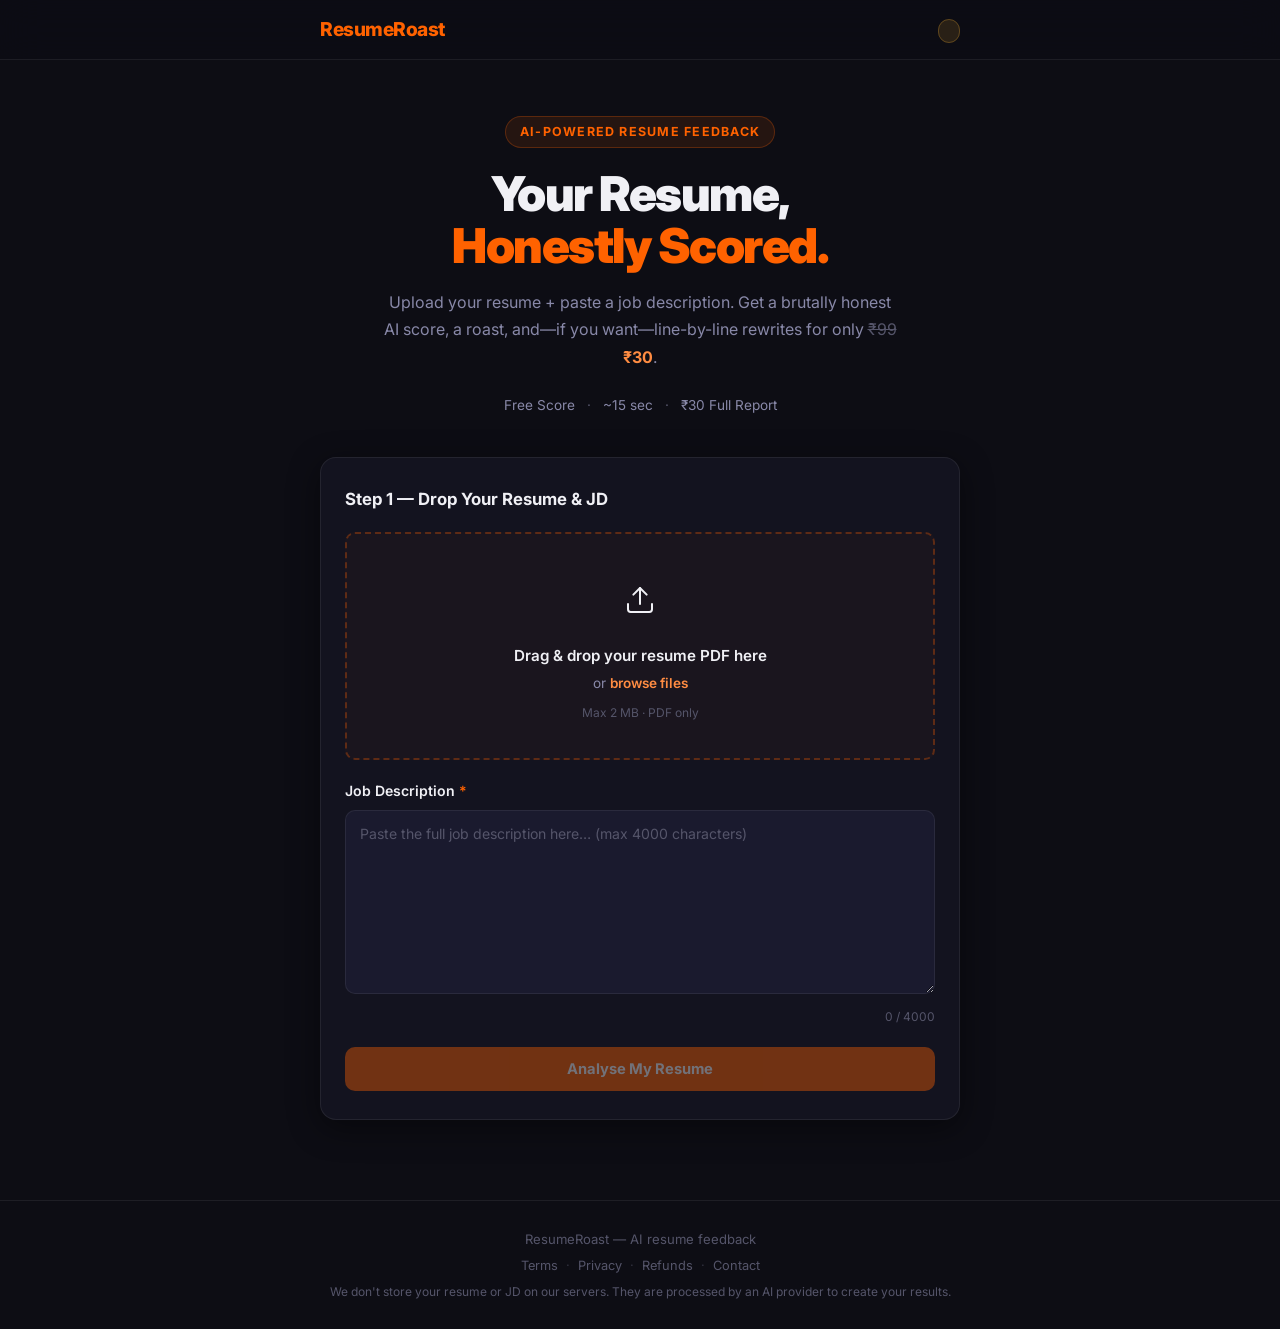
<file: static/index.html>
﻿<!DOCTYPE html>
<html lang="en">
<head>
  <meta charset="UTF-8" />
  <meta name="viewport" content="width=device-width, initial-scale=1.0" />
  <title>ResumeRoast – AI Resume Feedback</title>
  <meta name="description" content="Upload your resume, paste a job description, and get an AI-powered roast score plus actionable improvements. Free instant score, paid deep analysis from ₹30." />
  <link rel="preconnect" href="https://fonts.googleapis.com" />
  <link href="https://fonts.googleapis.com/css2?family=Inter:wght@400;500;600;700;800;900&family=JetBrains+Mono:wght@400;600&display=swap" rel="stylesheet" />
  <link rel="stylesheet" href="/static/style.css" />
</head>
<body>

<!-- ━━━━━━━━━━━━━━━━  HEADER  ━━━━━━━━━━━━━━━━ -->
<header class="site-header">
  <div class="container header-inner">
    <div class="logo">
      <span class="logo-text">ResumeRoast</span>
    </div>
    <nav class="header-badge">
      <span class="badge-pill"></span>
    </nav>
  </div>
</header>

<!-- ━━━━━━━━━━━━━━━━  HERO  ━━━━━━━━━━━━━━━━ -->
<section class="hero">
  <div class="container hero-inner">
    <div class="hero-label">AI-Powered Resume Feedback</div>
    <h1 class="hero-title">Your Resume,<br /><span class="gradient-text">Honestly Scored.</span></h1>
    <p class="hero-subtitle">Upload your resume + paste a job description. Get a brutally honest AI score, a roast, and—if you want—line-by-line rewrites for only <strong class="price-highlight"><s>₹99</s> ₹30</strong>.</p>
    <div class="hero-stats">
      <div class="stat"><span>Free Score</span></div>
      <div class="stat-sep">·</div>
      <div class="stat"><span>~15 sec</span></div>
      <div class="stat-sep">·</div>
      <div class="stat"><span>₹30 Full Report</span></div>
    </div>
  </div>
</section>

<!-- ━━━━━━━━━━━━━━━━  FORM CARD  ━━━━━━━━━━━━━━━━ -->
<main class="container main-content">
  <section id="upload-section" class="card upload-card">
    <h2 class="card-title">Step 1 — Drop Your Resume & JD</h2>

    <form id="roast-form" enctype="multipart/form-data" novalidate>
      <!-- PDF Upload -->
      <div id="drop-zone" class="drop-zone" role="button" tabindex="0" aria-label="Upload resume PDF">
        <div class="drop-zone-inner">
          <span class="drop-icon">
            <svg xmlns="http://www.w3.org/2000/svg" width="32" height="32" viewBox="0 0 24 24" fill="none" stroke="currentColor" stroke-width="1.5" stroke-linecap="round" stroke-linejoin="round"><path d="M21 15v4a2 2 0 0 1-2 2H5a2 2 0 0 1-2-2v-4"/><polyline points="17 8 12 3 7 8"/><line x1="12" y1="3" x2="12" y2="15"/></svg>
          </span>
          <p class="drop-main">Drag &amp; drop your resume PDF here</p>
          <p class="drop-sub">or <label for="resume-file" class="file-label">browse files</label></p>
          <p class="drop-limit">Max 2 MB · PDF only</p>
        </div>
        <input type="file" id="resume-file" name="resume" accept=".pdf,application/pdf" class="file-input" required />
      </div>
      <div id="file-info" class="file-info hidden"></div>

      <!-- JD Input -->
      <div class="field">
        <label for="jd-input" class="field-label">Job Description <span class="required">*</span></label>
        <textarea
          id="jd-input"
          name="jd"
          class="field-textarea"
          rows="7"
          placeholder="Paste the full job description here… (max 4000 characters)"
          maxlength="4000"
          required
        ></textarea>
        <div class="char-counter"><span id="jd-chars">0</span> / 4000</div>
      </div>

      <button type="submit" id="submit-btn" class="btn btn-primary btn-full" disabled>
        Analyse My Resume
      </button>
    </form>
  </section>

  <!-- ━━━━━━━━━━━━━━━━  RESULT CARD  ━━━━━━━━━━━━━━━━ -->
  <section id="result-section" class="hidden">

    <!-- Score Card -->
    <div id="score-card" class="card score-card">
      <div class="score-header">
        <div class="score-ring-wrap">
          <svg class="score-ring" viewBox="0 0 120 120">
            <circle class="ring-bg" cx="60" cy="60" r="52" />
            <circle id="ring-progress" class="ring-fg" cx="60" cy="60" r="52" />
          </svg>
          <div class="score-label">
            <span id="score-num" class="score-number">--</span>
            <span class="score-slash">/100</span>
          </div>
        </div>
        <div class="score-meta">
          <p id="score-verdict" class="verdict-text">Analyzing…</p>
          <div class="score-badge-wrap">
            <span id="score-badge" class="score-badge">—</span>
          </div>
        </div>
      </div>

      <!-- Roast points -->
      <div class="roast-section">
        <h3 class="roast-title">Feedback</h3>
        <ul id="roast-list" class="roast-list"></ul>
      </div>

      <!-- Share -->
      <div class="share-row">
        <button id="share-btn" class="btn btn-secondary" onclick="shareScore()">
          Share Score
        </button>
        <button id="copy-btn" class="btn btn-secondary" onclick="copyLink()">
          Copy Link
        </button>
      </div>
    </div>

    <!-- Unlock Banner -->
    <div id="unlock-banner" class="card unlock-card">
      <div class="unlock-badge">PRO REPORT</div>
      <h2 class="unlock-title">Want the full analysis?</h2>
      <p class="unlock-desc">Unlock your full report for <strong class="price-highlight"><s>₹99</s> ₹30</strong> and get:</p>
      <ul class="unlock-features">
        <li>Line-by-line bullet rewrites with metrics & impact</li>
        <li>Missing keywords vs the job description</li>
        <li>Cold email / LinkedIn DM draft, ready to send</li>
        <li>Complete improved resume text (copy-paste ready)</li>
      </ul>
      <button id="unlock-btn" class="btn btn-cta btn-full" onclick="unlockReport()">
        <span>Unlock Full Report — ₹30</span>
      </button>
      <p class="unlock-note">One-time payment · No subscription · Instant delivery</p>
    </div>

    <!-- Paid Report (hidden until unlocked) -->
    <div id="paid-report" class="hidden">

      <div class="card">
        <h3 class="report-section-title">Bullet Rewrites</h3>
        <div id="bullet-rewrites"></div>
      </div>

      <div class="card">
        <h3 class="report-section-title">Missing Keywords</h3>
        <div id="missing-keywords"></div>
      </div>

      <div class="card">
        <h3 class="report-section-title">Cold Email / LinkedIn DM</h3>
        <pre id="cold-email" class="code-block"></pre>
        <button class="btn btn-secondary small" onclick="copyEmail()">Copy Email</button>
      </div>

      <div class="card">
        <h3 class="report-section-title">Improved Resume Text</h3>
        <pre id="improved-resume" class="code-block scrollable"></pre>
        <button class="btn btn-secondary small" onclick="copyResume()">Copy Resume</button>
      </div>

    </div>

    <!-- Start Over -->
    <div class="center-action">
      <button class="btn btn-ghost" onclick="startOver()">Start Over</button>
    </div>
  </section>

  <!-- ━━━━━━━━━━━━━━━━  LOADING OVERLAY  ━━━━━━━━━━━━━━━━ -->
  <div id="loading-overlay" class="loading-overlay hidden">
    <div class="loading-card">
      <div class="spinner"></div>
      <p id="loading-msg" class="loading-msg">Reading your resume…</p>
      <p class="loading-sub">This usually takes 10–20 seconds</p>
    </div>
  </div>

  <!-- ━━━━━━━━━━━━━━━━  TOAST  ━━━━━━━━━━━━━━━━ -->
  <div id="toast" class="toast hidden" role="alert" aria-live="assertive"></div>

</main>

<!-- ━━━━━━━━━━━━━━━━  FOOTER  ━━━━━━━━━━━━━━━━ -->
<footer class="site-footer">
  <div class="container footer-inner">
    <p>ResumeRoast &mdash; AI resume feedback</p>
    <nav class="footer-links">
      <a href="/terms">Terms</a>
      <span class="footer-sep">·</span>
      <a href="/privacy">Privacy</a>
      <span class="footer-sep">·</span>
      <a href="/refund">Refunds</a>
      <span class="footer-sep">·</span>
      <a href="/contact">Contact</a>
    </nav>
    <p class="footer-legal">We don't store your resume or JD on our servers. They are processed by an AI provider to create your results.</p>
  </div>
</footer>

<!-- Razorpay SDK -->
<script src="https://checkout.razorpay.com/v1/checkout.js"></script>
<script src="/static/app.js"></script>
</body>
</html>
</file>
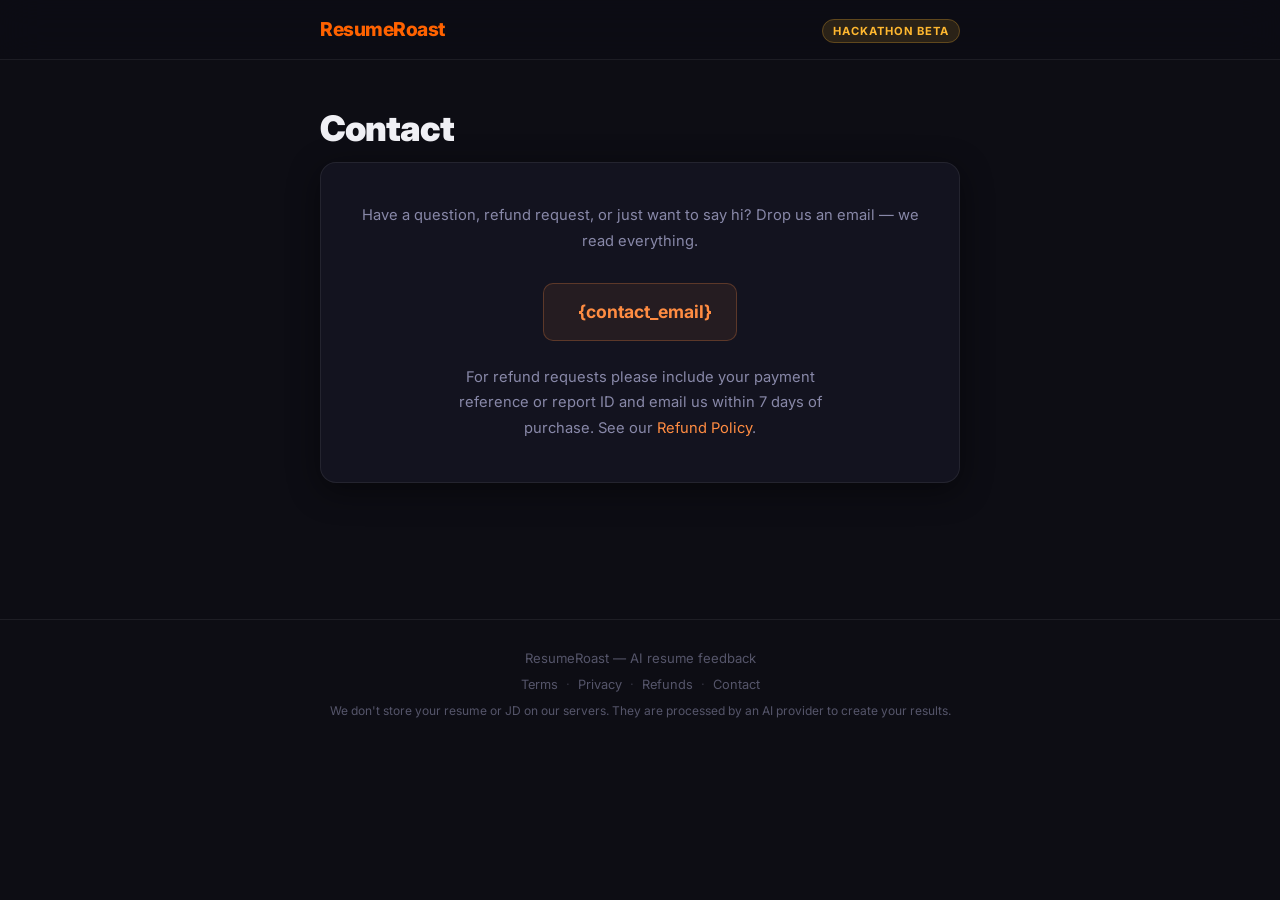
<file: static/contact.html>
﻿<!DOCTYPE html>
<html lang="en">
<head>
  <meta charset="UTF-8" />
  <meta name="viewport" content="width=device-width, initial-scale=1.0" />
  <title>Contact – ResumeRoast</title>
  <meta name="description" content="Get in touch with the ResumeRoast team." />
  <link rel="preconnect" href="https://fonts.googleapis.com" />
  <link href="https://fonts.googleapis.com/css2?family=Inter:wght@400;500;600;700;800;900&family=JetBrains+Mono:wght@400;600&display=swap" rel="stylesheet" />
  <link rel="stylesheet" href="/static/style.css" />
</head>
<body>

<header class="site-header">
  <div class="container header-inner">
    <a href="/" class="logo" style="text-decoration:none;"><span class="logo-text">ResumeRoast</span></a>
    <nav class="header-badge">
      <span class="badge-pill">Hackathon Beta</span>
    </nav>
  </div>
</header>

<main class="container main-content">
  <div class="legal-page">
    <h1 class="legal-title">Contact</h1>

    <div class="card legal-card contact-card">
      <p class="contact-intro">Have a question, refund request, or just want to say hi? Drop us an email — we read everything.</p>
      <a href="mailto:{contact_email}" class="contact-email-link">
        <span class="contact-email-icon"></span>
        {contact_email}
      </a>
      <p class="contact-note">For refund requests please include your payment reference or report ID and email us within 7 days of purchase. See our <a href="/refund">Refund Policy</a>.</p>
    </div>
  </div>
</main>

<footer class="site-footer">
  <div class="container footer-inner">
    <p>ResumeRoast &mdash; AI resume feedback</p>
    <nav class="footer-links">
      <a href="/terms">Terms</a>
      <span class="footer-sep">·</span>
      <a href="/privacy">Privacy</a>
      <span class="footer-sep">·</span>
      <a href="/refund">Refunds</a>
      <span class="footer-sep">·</span>
      <a href="/contact">Contact</a>
    </nav>
    <p class="footer-legal">We don't store your resume or JD on our servers. They are processed by an AI provider to create your results.</p>
  </div>
</footer>

</body>
</html>
</file>
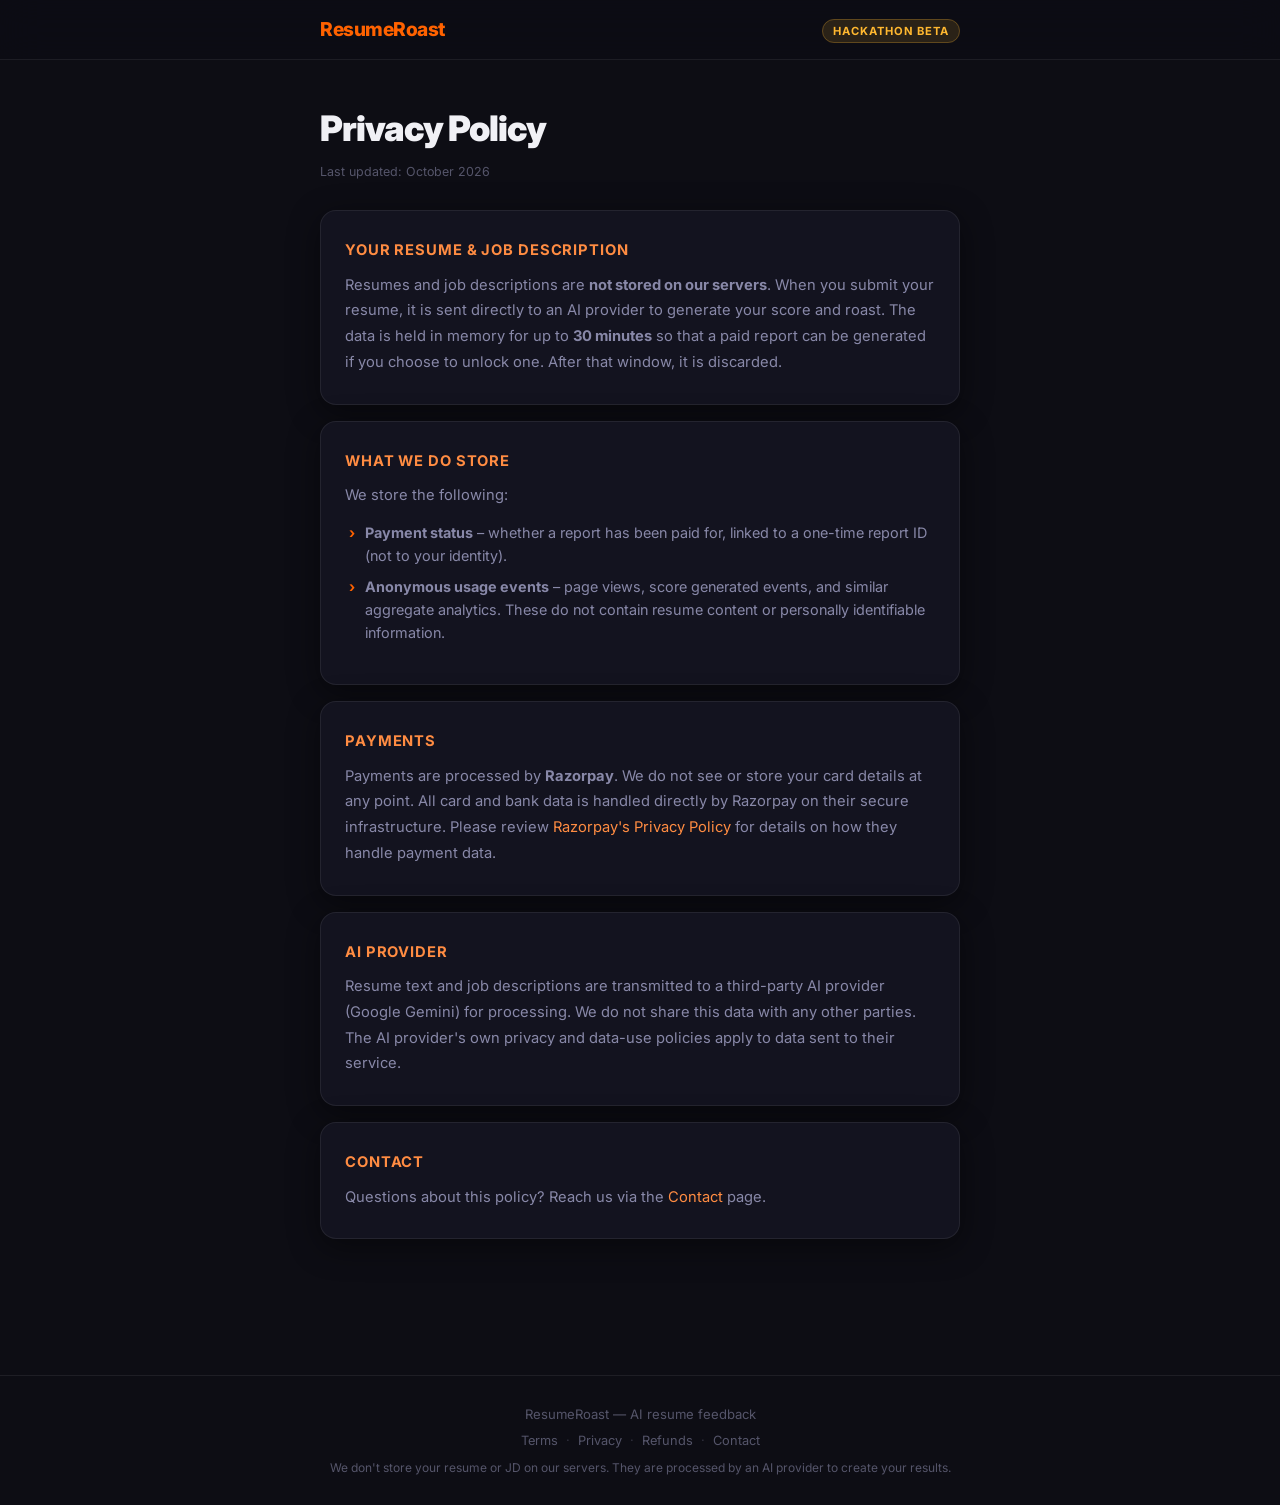
<file: static/privacy.html>
﻿<!DOCTYPE html>
<html lang="en">
<head>
  <meta charset="UTF-8" />
  <meta name="viewport" content="width=device-width, initial-scale=1.0" />
  <title>Privacy Policy – ResumeRoast</title>
  <meta name="description" content="ResumeRoast Privacy Policy – how we handle your resume, job description, and payment data." />
  <link rel="preconnect" href="https://fonts.googleapis.com" />
  <link href="https://fonts.googleapis.com/css2?family=Inter:wght@400;500;600;700;800;900&family=JetBrains+Mono:wght@400;600&display=swap" rel="stylesheet" />
  <link rel="stylesheet" href="/static/style.css" />
</head>
<body>

<header class="site-header">
  <div class="container header-inner">
    <a href="/" class="logo" style="text-decoration:none;"><span class="logo-text">ResumeRoast</span></a>
    <nav class="header-badge">
      <span class="badge-pill">Hackathon Beta</span>
    </nav>
  </div>
</header>

<main class="container main-content">
  <div class="legal-page">
    <h1 class="legal-title">Privacy Policy</h1>
    <p class="legal-updated">Last updated: October 2026</p>

    <div class="card legal-card">
      <h2 class="legal-heading">Your Resume &amp; Job Description</h2>
      <p>Resumes and job descriptions are <strong>not stored on our servers</strong>. When you submit your resume, it is sent directly to an AI provider to generate your score and roast. The data is held in memory for up to <strong>30 minutes</strong> so that a paid report can be generated if you choose to unlock one. After that window, it is discarded.</p>
    </div>

    <div class="card legal-card">
      <h2 class="legal-heading">What We Do Store</h2>
      <p>We store the following:</p>
      <ul class="legal-list">
        <li><strong>Payment status</strong> – whether a report has been paid for, linked to a one-time report ID (not to your identity).</li>
        <li><strong>Anonymous usage events</strong> – page views, score generated events, and similar aggregate analytics. These do not contain resume content or personally identifiable information.</li>
      </ul>
    </div>

    <div class="card legal-card">
      <h2 class="legal-heading">Payments</h2>
      <p>Payments are processed by <strong>Razorpay</strong>. We do not see or store your card details at any point. All card and bank data is handled directly by Razorpay on their secure infrastructure. Please review <a href="https://razorpay.com/privacy/" target="_blank" rel="noopener">Razorpay's Privacy Policy</a> for details on how they handle payment data.</p>
    </div>

    <div class="card legal-card">
      <h2 class="legal-heading">AI Provider</h2>
      <p>Resume text and job descriptions are transmitted to a third-party AI provider (Google Gemini) for processing. We do not share this data with any other parties. The AI provider's own privacy and data-use policies apply to data sent to their service.</p>
    </div>

    <div class="card legal-card">
      <h2 class="legal-heading">Contact</h2>
      <p>Questions about this policy? Reach us via the <a href="/contact">Contact</a> page.</p>
    </div>
  </div>
</main>

<footer class="site-footer">
  <div class="container footer-inner">
    <p>ResumeRoast &mdash; AI resume feedback</p>
    <nav class="footer-links">
      <a href="/terms">Terms</a>
      <span class="footer-sep">·</span>
      <a href="/privacy">Privacy</a>
      <span class="footer-sep">·</span>
      <a href="/refund">Refunds</a>
      <span class="footer-sep">·</span>
      <a href="/contact">Contact</a>
    </nav>
    <p class="footer-legal">We don't store your resume or JD on our servers. They are processed by an AI provider to create your results.</p>
  </div>
</footer>

</body>
</html>
</file>
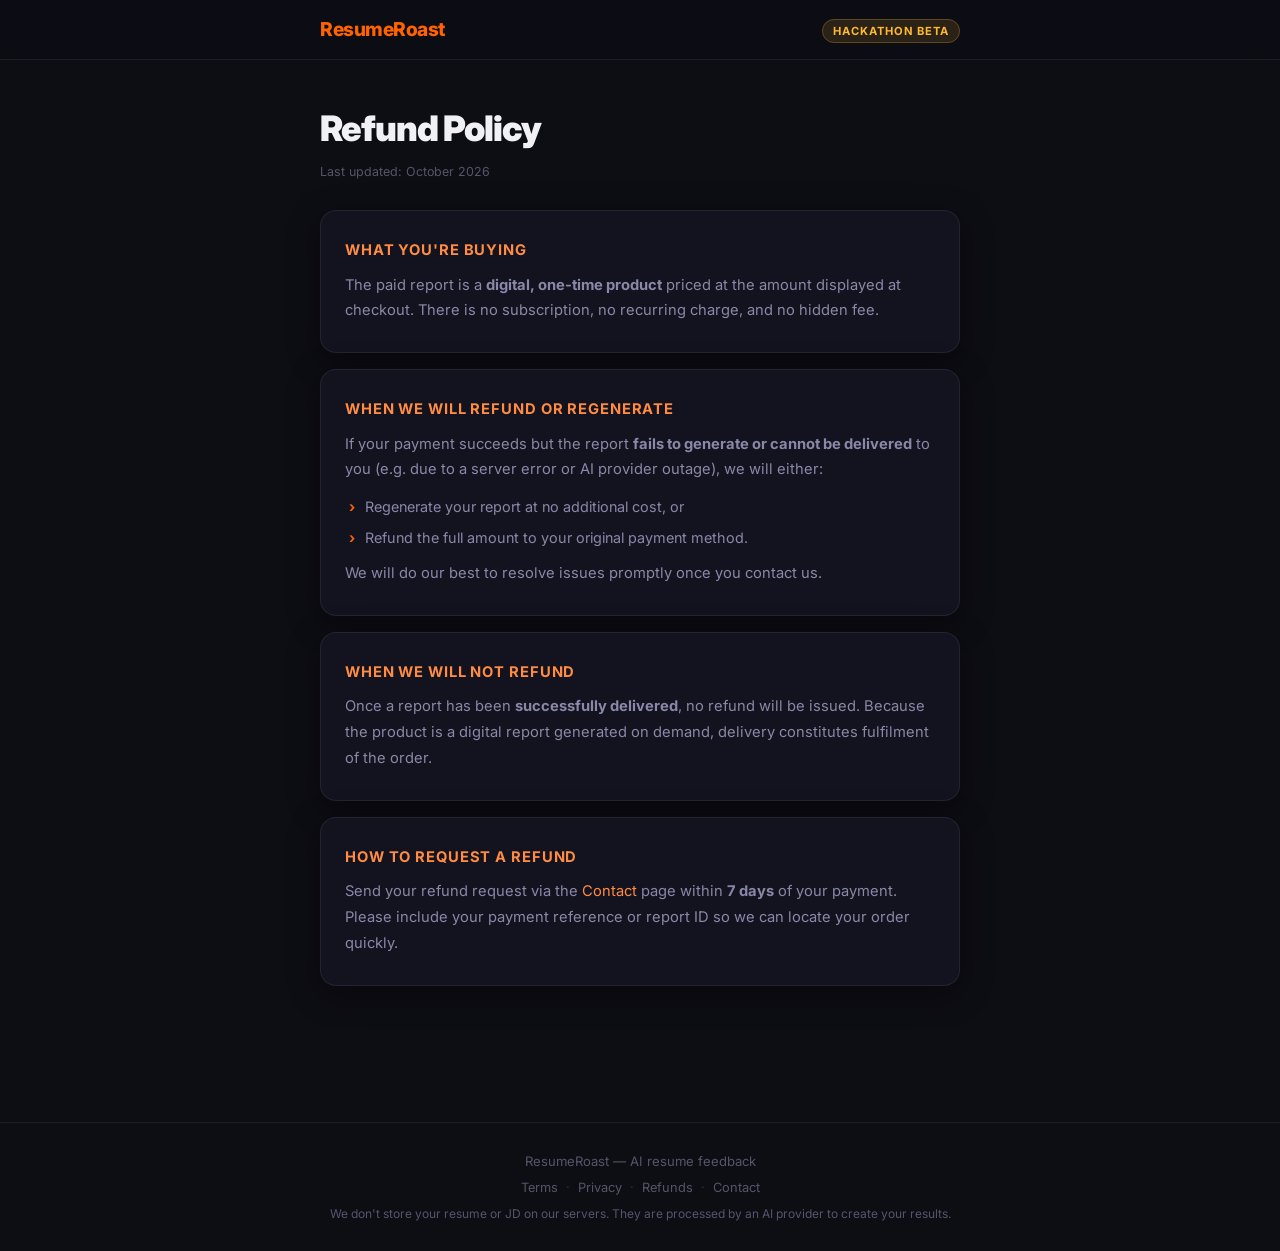
<file: static/refund.html>
﻿<!DOCTYPE html>
<html lang="en">
<head>
  <meta charset="UTF-8" />
  <meta name="viewport" content="width=device-width, initial-scale=1.0" />
  <title>Refund Policy – ResumeRoast</title>
  <meta name="description" content="ResumeRoast Refund Policy – our commitment to you if your paid report fails to deliver." />
  <link rel="preconnect" href="https://fonts.googleapis.com" />
  <link href="https://fonts.googleapis.com/css2?family=Inter:wght@400;500;600;700;800;900&family=JetBrains+Mono:wght@400;600&display=swap" rel="stylesheet" />
  <link rel="stylesheet" href="/static/style.css" />
</head>
<body>

<header class="site-header">
  <div class="container header-inner">
    <a href="/" class="logo" style="text-decoration:none;"><span class="logo-text">ResumeRoast</span></a>
    <nav class="header-badge">
      <span class="badge-pill">Hackathon Beta</span>
    </nav>
  </div>
</header>

<main class="container main-content">
  <div class="legal-page">
    <h1 class="legal-title">Refund Policy</h1>
    <p class="legal-updated">Last updated: October 2026</p>

    <div class="card legal-card">
      <h2 class="legal-heading">What You're Buying</h2>
      <p>The paid report is a <strong>digital, one-time product</strong> priced at the amount displayed at checkout. There is no subscription, no recurring charge, and no hidden fee.</p>
    </div>

    <div class="card legal-card">
      <h2 class="legal-heading">When We Will Refund or Regenerate</h2>
      <p>If your payment succeeds but the report <strong>fails to generate or cannot be delivered</strong> to you (e.g. due to a server error or AI provider outage), we will either:</p>
      <ul class="legal-list">
        <li>Regenerate your report at no additional cost, or</li>
        <li>Refund the full amount to your original payment method.</li>
      </ul>
      <p>We will do our best to resolve issues promptly once you contact us.</p>
    </div>

    <div class="card legal-card">
      <h2 class="legal-heading">When We Will Not Refund</h2>
      <p>Once a report has been <strong>successfully delivered</strong>, no refund will be issued. Because the product is a digital report generated on demand, delivery constitutes fulfilment of the order.</p>
    </div>

    <div class="card legal-card">
      <h2 class="legal-heading">How to Request a Refund</h2>
      <p>Send your refund request via the <a href="/contact">Contact</a> page within <strong>7 days</strong> of your payment. Please include your payment reference or report ID so we can locate your order quickly.</p>
    </div>
  </div>
</main>

<footer class="site-footer">
  <div class="container footer-inner">
    <p>ResumeRoast &mdash; AI resume feedback</p>
    <nav class="footer-links">
      <a href="/terms">Terms</a>
      <span class="footer-sep">·</span>
      <a href="/privacy">Privacy</a>
      <span class="footer-sep">·</span>
      <a href="/refund">Refunds</a>
      <span class="footer-sep">·</span>
      <a href="/contact">Contact</a>
    </nav>
    <p class="footer-legal">We don't store your resume or JD on our servers. They are processed by an AI provider to create your results.</p>
  </div>
</footer>

</body>
</html>
</file>
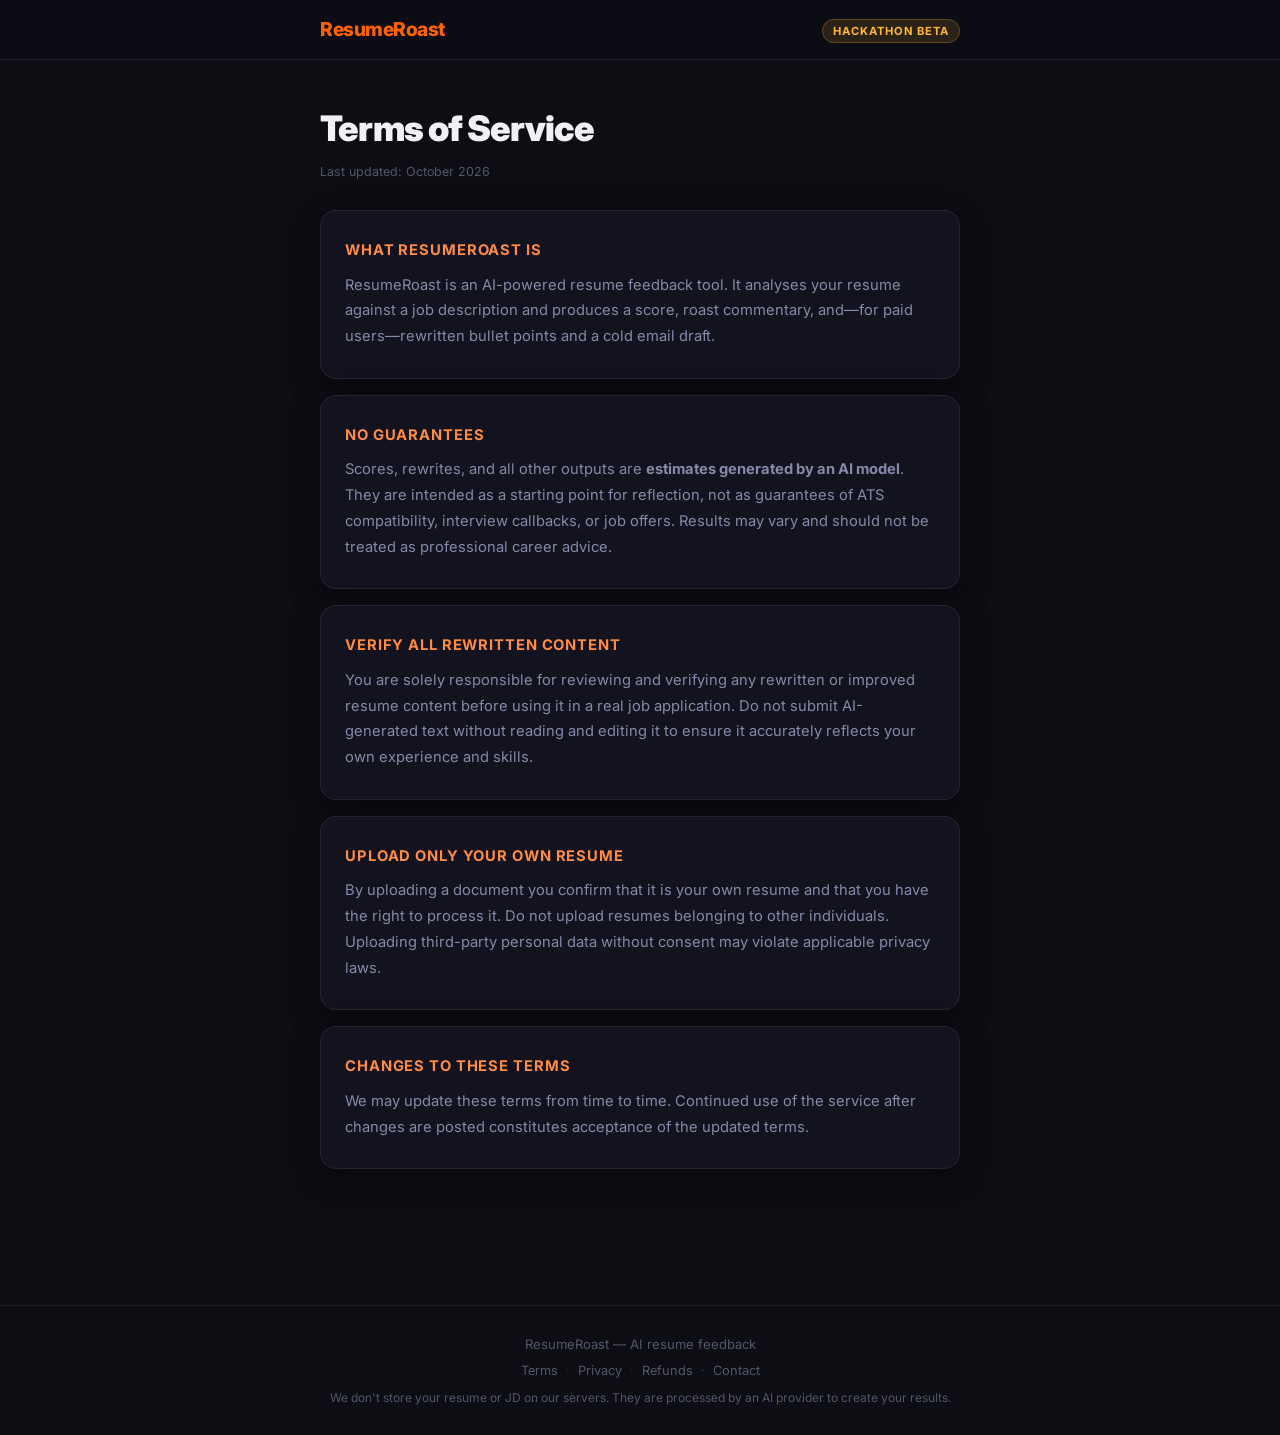
<file: static/terms.html>
﻿<!DOCTYPE html>
<html lang="en">
<head>
  <meta charset="UTF-8" />
  <meta name="viewport" content="width=device-width, initial-scale=1.0" />
  <title>Terms of Service – ResumeRoast</title>
  <meta name="description" content="ResumeRoast Terms of Service – understand what our AI resume feedback tool does and your responsibilities as a user." />
  <link rel="preconnect" href="https://fonts.googleapis.com" />
  <link href="https://fonts.googleapis.com/css2?family=Inter:wght@400;500;600;700;800;900&family=JetBrains+Mono:wght@400;600&display=swap" rel="stylesheet" />
  <link rel="stylesheet" href="/static/style.css" />
</head>
<body>

<header class="site-header">
  <div class="container header-inner">
    <a href="/" class="logo" style="text-decoration:none;"><span class="logo-text">ResumeRoast</span></a>
    <nav class="header-badge">
      <span class="badge-pill">Hackathon Beta</span>
    </nav>
  </div>
</header>

<main class="container main-content">
  <div class="legal-page">
    <h1 class="legal-title">Terms of Service</h1>
    <p class="legal-updated">Last updated: October 2026</p>

    <div class="card legal-card">
      <h2 class="legal-heading">What ResumeRoast Is</h2>
      <p>ResumeRoast is an AI-powered resume feedback tool. It analyses your resume against a job description and produces a score, roast commentary, and—for paid users—rewritten bullet points and a cold email draft.</p>
    </div>

    <div class="card legal-card">
      <h2 class="legal-heading">No Guarantees</h2>
      <p>Scores, rewrites, and all other outputs are <strong>estimates generated by an AI model</strong>. They are intended as a starting point for reflection, not as guarantees of ATS compatibility, interview callbacks, or job offers. Results may vary and should not be treated as professional career advice.</p>
    </div>

    <div class="card legal-card">
      <h2 class="legal-heading">Verify All Rewritten Content</h2>
      <p>You are solely responsible for reviewing and verifying any rewritten or improved resume content before using it in a real job application. Do not submit AI-generated text without reading and editing it to ensure it accurately reflects your own experience and skills.</p>
    </div>

    <div class="card legal-card">
      <h2 class="legal-heading">Upload Only Your Own Resume</h2>
      <p>By uploading a document you confirm that it is your own resume and that you have the right to process it. Do not upload resumes belonging to other individuals. Uploading third-party personal data without consent may violate applicable privacy laws.</p>
    </div>

    <div class="card legal-card">
      <h2 class="legal-heading">Changes to These Terms</h2>
      <p>We may update these terms from time to time. Continued use of the service after changes are posted constitutes acceptance of the updated terms.</p>
    </div>
  </div>
</main>

<footer class="site-footer">
  <div class="container footer-inner">
    <p>ResumeRoast &mdash; AI resume feedback</p>
    <nav class="footer-links">
      <a href="/terms">Terms</a>
      <span class="footer-sep">·</span>
      <a href="/privacy">Privacy</a>
      <span class="footer-sep">·</span>
      <a href="/refund">Refunds</a>
      <span class="footer-sep">·</span>
      <a href="/contact">Contact</a>
    </nav>
    <p class="footer-legal">We don't store your resume or JD on our servers. They are processed by an AI provider to create your results.</p>
  </div>
</footer>

</body>
</html>
</file>
<file: static/style.css>
/* ━━━━━━━━━━━━━━━━━━━━━━━━━━━━━━━━━━━━━━━━━━━━
   ResumeRoast – style.css
   Mobile-first, dark-mode, premium glassmorphism
   ━━━━━━━━━━━━━━━━━━━━━━━━━━━━━━━━━━━━━━━━━━━━ */

/* ── Base variables ── */
:root {
  --bg: #0d0d14;
  --surface: #13131f;
  --surface2: #1a1a2e;
  --border: rgba(255,255,255,0.07);
  --border-glow: rgba(255,100,0,0.35);

  --orange: #ff6200;
  --orange-light: #ff8c42;
  --amber: #ffb830;
  --red-hot: #ff3b00;
  --green: #22c55e;
  --blue: #3b82f6;
  --purple: #a855f7;

  --text: #f0f0f5;
  --text-muted: #8888a8;
  --text-faint: #55556a;

  --radius: 16px;
  --radius-sm: 10px;
  --shadow: 0 8px 32px rgba(0,0,0,0.45);
  --shadow-glow: 0 0 40px rgba(255,98,0,0.15);

  --font: 'Inter', system-ui, sans-serif;
  --mono: 'JetBrains Mono', 'Fira Code', monospace;

  --max-width: 680px;
  --transition: 0.2s ease;
}

/* ── Reset ── */
*, *::before, *::after { box-sizing: border-box; margin: 0; padding: 0; }
html { scroll-behavior: smooth; }

body {
  font-family: var(--font);
  background: var(--bg);
  color: var(--text);
  min-height: 100vh;
  line-height: 1.6;
}

a { color: var(--orange-light); text-decoration: none; }
a:hover { text-decoration: underline; }

/* ── Layout ── */
.container {
  width: 100%;
  max-width: var(--max-width);
  margin: 0 auto;
  padding: 0 20px;
}

/* ── Header ── */
.site-header {
  position: sticky;
  top: 0;
  z-index: 100;
  backdrop-filter: blur(20px);
  background: rgba(13,13,20,0.85);
  border-bottom: 1px solid var(--border);
  padding: 14px 0;
}

.header-inner {
  display: flex;
  align-items: center;
  justify-content: space-between;
}

.logo {
  display: flex;
  align-items: center;
  gap: 10px;
}

.logo-fire {
  font-size: 1.1rem;
}

.logo-text {
  font-size: 1.2rem;
  font-weight: 800;
  color: var(--orange);
  letter-spacing: -0.5px;
}

.badge-pill {
  font-size: 0.7rem;
  font-weight: 700;
  text-transform: uppercase;
  letter-spacing: 0.08em;
  color: var(--amber);
  background: rgba(255,184,48,0.12);
  border: 1px solid rgba(255,184,48,0.25);
  padding: 4px 10px;
  border-radius: 99px;
}

/* ── Hero ── */
.hero {
  padding: 56px 0 40px;
  text-align: center;
}

.hero-label {
  display: inline-block;
  font-size: 0.78rem;
  font-weight: 700;
  letter-spacing: 0.1em;
  text-transform: uppercase;
  color: var(--orange);
  background: rgba(255,98,0,0.1);
  border: 1px solid rgba(255,98,0,0.25);
  padding: 5px 14px;
  border-radius: 99px;
  margin-bottom: 20px;
}

.hero-title {
  font-size: clamp(2rem, 7vw, 3rem);
  font-weight: 900;
  line-height: 1.1;
  letter-spacing: -1.5px;
  margin-bottom: 16px;
}

.gradient-text {
  color: var(--orange);
}

.hero-subtitle {
  font-size: 1rem;
  color: var(--text-muted);
  max-width: 520px;
  margin: 0 auto 24px;
  line-height: 1.7;
}

.price-highlight {
  color: var(--orange-light);
  font-weight: 700;
}
.price-highlight s {
  color: var(--text-faint);
  font-weight: 400;
  text-decoration: line-through;
}

.hero-stats {
  display: flex;
  align-items: center;
  justify-content: center;
  gap: 12px;
  flex-wrap: wrap;
  font-size: 0.85rem;
  color: var(--text-muted);
}

.stat {
  display: flex;
  align-items: center;
  gap: 6px;
}
.stat-sep { color: var(--text-faint); }

/* ── Main Content ── */
.main-content {
  padding-bottom: 60px;
  position: relative;
}

/* ── Cards ── */
.card {
  background: var(--surface);
  border: 1px solid var(--border);
  border-radius: var(--radius);
  padding: 28px 24px;
  margin-bottom: 20px;
  box-shadow: var(--shadow);
  position: relative;
  overflow: hidden;
  transition: border-color var(--transition);
}


.card-title {
  font-size: 1.05rem;
  font-weight: 700;
  margin-bottom: 20px;
  color: var(--text);
}

/* ── Drop Zone ── */
.drop-zone {
  border: 2px dashed rgba(255,98,0,0.3);
  border-radius: var(--radius-sm);
  padding: 36px 20px;
  text-align: center;
  cursor: pointer;
  transition: all var(--transition);
  background: rgba(255,98,0,0.03);
  margin-bottom: 20px;
  position: relative;
}

.drop-zone:hover,
.drop-zone:focus {
  border-color: var(--orange);
  background: rgba(255,98,0,0.07);
  outline: none;
}

.drop-zone.drag-over {
  border-color: var(--amber);
  background: rgba(255,184,48,0.08);
  box-shadow: 0 0 0 4px rgba(255,98,0,0.1);
  transform: scale(1.01);
}

.drop-zone.has-file {
  border-color: var(--green);
  background: rgba(34,197,94,0.05);
  border-style: solid;
}

.drop-zone-inner {
  pointer-events: none;
}

.drop-icon {
  font-size: 2.5rem;
  display: block;
  margin-bottom: 10px;
}

.drop-main {
  font-weight: 600;
  font-size: 0.95rem;
  margin-bottom: 4px;
}

.drop-sub {
  font-size: 0.85rem;
  color: var(--text-muted);
}

.drop-limit {
  font-size: 0.75rem;
  color: var(--text-faint);
  margin-top: 8px;
}

.file-label {
  color: var(--orange-light);
  cursor: pointer;
  font-weight: 600;
  pointer-events: all;
}

.file-input { display: none; }

.file-info {
  background: rgba(34,197,94,0.08);
  border: 1px solid rgba(34,197,94,0.2);
  border-radius: var(--radius-sm);
  padding: 10px 14px;
  font-size: 0.85rem;
  color: var(--green);
  margin-bottom: 20px;
  display: flex;
  align-items: center;
  gap: 8px;
}

/* ── Field ── */
.field { margin-bottom: 0; }

.field-label {
  display: block;
  font-size: 0.88rem;
  font-weight: 600;
  margin-bottom: 8px;
  color: var(--text);
}
.required { color: var(--orange); }

.field-textarea {
  width: 100%;
  background: var(--surface2);
  border: 1px solid var(--border);
  border-radius: var(--radius-sm);
  color: var(--text);
  font-family: var(--font);
  font-size: 0.88rem;
  line-height: 1.6;
  padding: 12px 14px;
  resize: vertical;
  min-height: 140px;
  transition: border-color var(--transition), box-shadow var(--transition);
}

.field-textarea:focus {
  outline: none;
  border-color: var(--orange);
  box-shadow: 0 0 0 3px rgba(255,98,0,0.12);
}

.field-textarea::placeholder { color: var(--text-faint); }

.char-counter {
  text-align: right;
  font-size: 0.75rem;
  color: var(--text-faint);
  margin-top: 6px;
  margin-bottom: 20px;
}

/* ── Buttons ── */
.btn {
  display: inline-flex;
  align-items: center;
  justify-content: center;
  gap: 8px;
  font-family: var(--font);
  font-size: 0.92rem;
  font-weight: 700;
  padding: 13px 22px;
  border-radius: var(--radius-sm);
  border: none;
  cursor: pointer;
  transition: all var(--transition);
  text-decoration: none;
}

.btn:disabled {
  opacity: 0.4;
  cursor: not-allowed;
  transform: none !important;
  box-shadow: none !important;
}

.btn-primary {
  background: var(--orange);
  color: #fff;
}
.btn-primary:hover:not(:disabled) {
  background: var(--orange-light);
}
.btn-primary:active:not(:disabled) { opacity: 0.9; }

.btn-secondary {
  background: var(--surface2);
  color: var(--text-muted);
  border: 1px solid var(--border);
}
.btn-secondary:hover:not(:disabled) {
  border-color: var(--orange);
  color: var(--orange-light);
}

.btn-cta {
  background: #5b21b6;
  color: #fff;
  font-size: 1rem;
  padding: 16px 24px;
}
.btn-cta:hover:not(:disabled) { background: #4c1d95; }

.btn-ghost {
  background: transparent;
  color: var(--text-muted);
  border: 1px solid var(--border);
}
.btn-ghost:hover { color: var(--text); border-color: var(--text-faint); }

.btn-full { width: 100%; }

.btn.small { font-size: 0.8rem; padding: 8px 14px; margin-top: 12px; }

/* ── Score Ring ── */
.score-card { padding: 32px 24px; }

.score-header {
  display: flex;
  align-items: center;
  gap: 24px;
  margin-bottom: 28px;
  flex-wrap: wrap;
}

.score-ring-wrap {
  position: relative;
  width: 120px;
  height: 120px;
  flex-shrink: 0;
}

.score-ring { width: 120px; height: 120px; transform: rotate(-90deg); }

.ring-bg {
  fill: none;
  stroke: rgba(255,255,255,0.06);
  stroke-width: 10;
}

.ring-fg {
  fill: none;
  stroke: url(#ringGrad);
  stroke-width: 10;
  stroke-linecap: round;
  stroke-dasharray: 327;
  stroke-dashoffset: 327;
  transition: stroke-dashoffset 1.2s cubic-bezier(0.4, 0, 0.2, 1);
}

.score-label {
  position: absolute;
  inset: 0;
  display: flex;
  flex-direction: column;
  align-items: center;
  justify-content: center;
  line-height: 1;
}

.score-number {
  font-size: 2rem;
  font-weight: 900;
  letter-spacing: -2px;
  color: var(--orange);
}

.score-slash {
  font-size: 0.7rem;
  color: var(--text-faint);
  font-weight: 600;
  margin-top: 2px;
}

.score-meta { flex: 1; min-width: 180px; }

.verdict-text {
  font-size: 1rem;
  font-weight: 600;
  line-height: 1.4;
  margin-bottom: 12px;
  color: var(--text);
}

.score-badge-wrap { display: flex; }

.score-badge {
  font-size: 0.75rem;
  font-weight: 700;
  padding: 4px 12px;
  border-radius: 99px;
  letter-spacing: 0.05em;
  text-transform: uppercase;
}
.score-badge.poor    { background: rgba(255,59,0,0.15); color: var(--red-hot); border: 1px solid rgba(255,59,0,0.25); }
.score-badge.average { background: rgba(255,184,48,0.12); color: var(--amber); border: 1px solid rgba(255,184,48,0.25); }
.score-badge.good    { background: rgba(59,130,246,0.12); color: var(--blue); border: 1px solid rgba(59,130,246,0.25); }
.score-badge.great   { background: rgba(34,197,94,0.12); color: var(--green); border: 1px solid rgba(34,197,94,0.25); }

/* ── Roast ── */
.roast-section { margin-bottom: 24px; }
.roast-title {
  font-size: 0.9rem;
  font-weight: 700;
  text-transform: uppercase;
  letter-spacing: 0.08em;
  color: var(--orange);
  margin-bottom: 14px;
}

.roast-list { list-style: none; display: flex; flex-direction: column; gap: 12px; }

.roast-list li {
  display: flex;
  gap: 12px;
  padding: 14px 16px;
  background: var(--surface2);
  border-radius: var(--radius-sm);
  border: 1px solid var(--border);
  font-size: 0.9rem;
  line-height: 1.5;
  opacity: 0;
  transform: translateX(-10px);
  transition: opacity 0.4s ease, transform 0.4s ease;
}

.roast-list li.visible {
  opacity: 1;
  transform: translateX(0);
}

.roast-num {
  width: 22px;
  height: 22px;
  background: var(--orange);
  border-radius: 50%;
  display: flex;
  align-items: center;
  justify-content: center;
  font-size: 0.7rem;
  font-weight: 900;
  color: #fff;
  flex-shrink: 0;
}

/* ── Share row ── */
.share-row {
  display: flex;
  gap: 10px;
  flex-wrap: wrap;
}

/* ── Unlock Card ── */
.unlock-card {
  background: rgba(91,33,182,0.06);
  border-color: rgba(91,33,182,0.2);
  text-align: center;
}

.unlock-badge {
  display: inline-block;
  font-size: 0.7rem;
  font-weight: 800;
  letter-spacing: 0.12em;
  text-transform: uppercase;
  color: var(--purple);
  background: rgba(168,85,247,0.12);
  border: 1px solid rgba(168,85,247,0.25);
  padding: 4px 12px;
  border-radius: 99px;
  margin-bottom: 14px;
}

.unlock-title {
  font-size: 1.5rem;
  font-weight: 900;
  margin-bottom: 8px;
  letter-spacing: -0.5px;
}

.unlock-desc {
  color: var(--text-muted);
  margin-bottom: 18px;
  font-size: 0.92rem;
}

.unlock-features {
  list-style: none;
  text-align: left;
  display: flex;
  flex-direction: column;
  gap: 8px;
  margin-bottom: 24px;
  max-width: 360px;
  margin-left: auto;
  margin-right: auto;
}

.unlock-features li {
  font-size: 0.88rem;
  color: var(--text-muted);
  display: flex;
  gap: 8px;
}

.unlock-note {
  font-size: 0.75rem;
  color: var(--text-faint);
  margin-top: 10px;
}

/* ── Paid Report ── */
.report-section-title {
  font-size: 0.95rem;
  font-weight: 700;
  margin-bottom: 16px;
  color: var(--text);
}

.rewrite-item {
  border: 1px solid var(--border);
  border-radius: var(--radius-sm);
  overflow: hidden;
  margin-bottom: 12px;
}

.rewrite-original {
  background: rgba(255,59,0,0.06);
  padding: 10px 14px;
  font-size: 0.83rem;
  color: var(--text-muted);
  border-bottom: 1px solid var(--border);
  position: relative;
}
.rewrite-original::before {
  content: '— ';
  color: var(--red-hot);
  font-weight: 700;
}

.rewrite-improved {
  background: rgba(34,197,94,0.05);
  padding: 10px 14px;
  font-size: 0.85rem;
  color: var(--text);
  position: relative;
}
.rewrite-improved::before {
  content: '+ ';
  color: var(--green);
  font-weight: 700;
}

.keywords-grid {
  display: flex;
  flex-wrap: wrap;
  gap: 8px;
}

.keyword-tag {
  background: rgba(59,130,246,0.1);
  border: 1px solid rgba(59,130,246,0.2);
  color: var(--blue);
  font-size: 0.8rem;
  font-weight: 600;
  padding: 4px 12px;
  border-radius: 99px;
}

.code-block {
  background: var(--surface2);
  border: 1px solid var(--border);
  border-radius: var(--radius-sm);
  padding: 16px;
  font-family: var(--mono);
  font-size: 0.8rem;
  line-height: 1.7;
  color: var(--text-muted);
  white-space: pre-wrap;
  word-break: break-word;
}

.code-block.scrollable {
  max-height: 320px;
  overflow-y: auto;
}

/* ── Loading ── */
.loading-overlay {
  position: fixed;
  inset: 0;
  background: rgba(13,13,20,0.88);
  backdrop-filter: blur(8px);
  z-index: 200;
  display: flex;
  align-items: center;
  justify-content: center;
  padding: 20px;
}

.loading-card {
  background: var(--surface);
  border: 1px solid var(--border);
  border-radius: var(--radius);
  padding: 40px 32px;
  text-align: center;
  max-width: 320px;
  width: 100%;
  box-shadow: var(--shadow);
}

.spinner {
  width: 48px;
  height: 48px;
  border: 4px solid var(--border);
  border-top-color: var(--orange);
  border-radius: 50%;
  animation: spin 0.8s linear infinite;
  margin: 0 auto 20px;
}

@keyframes spin { to { transform: rotate(360deg); } }

.loading-msg {
  font-weight: 700;
  font-size: 1rem;
  margin-bottom: 8px;
}

.loading-sub {
  font-size: 0.82rem;
  color: var(--text-faint);
}

/* ── Toast ── */
.toast {
  position: fixed;
  bottom: 24px;
  left: 50%;
  transform: translateX(-50%) translateY(10px);
  background: var(--surface);
  border: 1px solid var(--border);
  border-radius: var(--radius-sm);
  padding: 12px 20px;
  font-size: 0.88rem;
  font-weight: 600;
  color: var(--text);
  box-shadow: var(--shadow);
  z-index: 300;
  opacity: 0;
  transition: opacity 0.25s ease, transform 0.25s ease;
  max-width: 360px;
  text-align: center;
}

.toast.show {
  opacity: 1;
  transform: translateX(-50%) translateY(0);
}

.toast.error { border-color: var(--red-hot); color: var(--red-hot); }
.toast.success { border-color: var(--green); color: var(--green); }

/* ── Center action ── */
.center-action { text-align: center; margin: 8px 0 24px; }

/* ── Footer ── */
.site-footer {
  border-top: 1px solid var(--border);
  padding: 28px 0;
  text-align: center;
  font-size: 0.82rem;
  color: var(--text-faint);
}

.footer-inner { display: flex; flex-direction: column; gap: 6px; }
.footer-legal { font-size: 0.75rem; }

.footer-links {
  display: flex;
  align-items: center;
  justify-content: center;
  gap: 8px;
  flex-wrap: wrap;
  font-size: 0.8rem;
}

.footer-links a {
  color: var(--text-faint);
  text-decoration: none;
  transition: color var(--transition);
}
.footer-links a:hover { color: var(--orange-light); text-decoration: none; }
.footer-sep { color: var(--text-faint); opacity: 0.5; }

/* ── Legal pages ── */
.legal-page {
  max-width: 640px;
  margin: 0 auto;
  padding: 40px 0 60px;
}

.legal-title {
  font-size: clamp(1.6rem, 5vw, 2.2rem);
  font-weight: 900;
  letter-spacing: -1px;
  color: var(--text);
  margin-bottom: 6px;
}

.legal-updated {
  font-size: 0.78rem;
  color: var(--text-faint);
  margin-bottom: 28px;
}

.legal-card {
  margin-bottom: 16px;
}

.legal-heading {
  font-size: 0.92rem;
  font-weight: 700;
  color: var(--orange-light);
  text-transform: uppercase;
  letter-spacing: 0.06em;
  margin-bottom: 10px;
}

.legal-card p {
  font-size: 0.92rem;
  color: var(--text-muted);
  line-height: 1.75;
}

.legal-card p + p { margin-top: 10px; }

.legal-list {
  list-style: none;
  display: flex;
  flex-direction: column;
  gap: 8px;
  margin: 12px 0;
  padding-left: 4px;
}

.legal-list li {
  font-size: 0.9rem;
  color: var(--text-muted);
  line-height: 1.6;
  padding-left: 16px;
  position: relative;
}

.legal-list li::before {
  content: '›';
  position: absolute;
  left: 0;
  color: var(--orange);
  font-weight: 700;
}

/* ── Contact card ── */
.contact-card { text-align: center; padding: 40px 28px; }

.contact-intro {
  font-size: 1rem;
  color: var(--text-muted);
  margin-bottom: 28px;
  line-height: 1.7;
}

.contact-email-link {
  display: inline-flex;
  align-items: center;
  gap: 10px;
  font-size: 1.1rem;
  font-weight: 700;
  color: var(--orange-light);
  background: rgba(255,140,66,0.08);
  border: 1px solid rgba(255,140,66,0.25);
  padding: 14px 24px;
  border-radius: var(--radius-sm);
  text-decoration: none;
  transition: all var(--transition);
  margin-bottom: 24px;
}
.contact-email-link:hover {
  background: rgba(255,140,66,0.14);
  border-color: var(--orange-light);
  transform: translateY(-1px);
  text-decoration: none;
}

.contact-email-icon { font-size: 1.3rem; }

.contact-note {
  font-size: 0.82rem;
  color: var(--text-faint);
  line-height: 1.65;
  max-width: 400px;
  margin: 0 auto;
}

/* ── SVG gradient definition ── */
.svg-defs { position: absolute; width: 0; height: 0; overflow: hidden; }

/* ── Utility ── */
.hidden { display: none !important; }

/* ── Responsive ── */
@media (max-width: 480px) {
  .hero { padding: 40px 0 32px; }
  .score-header { flex-direction: column; align-items: flex-start; }
  .share-row { flex-direction: column; }
  .share-row .btn { width: 100%; }
}
</file>
